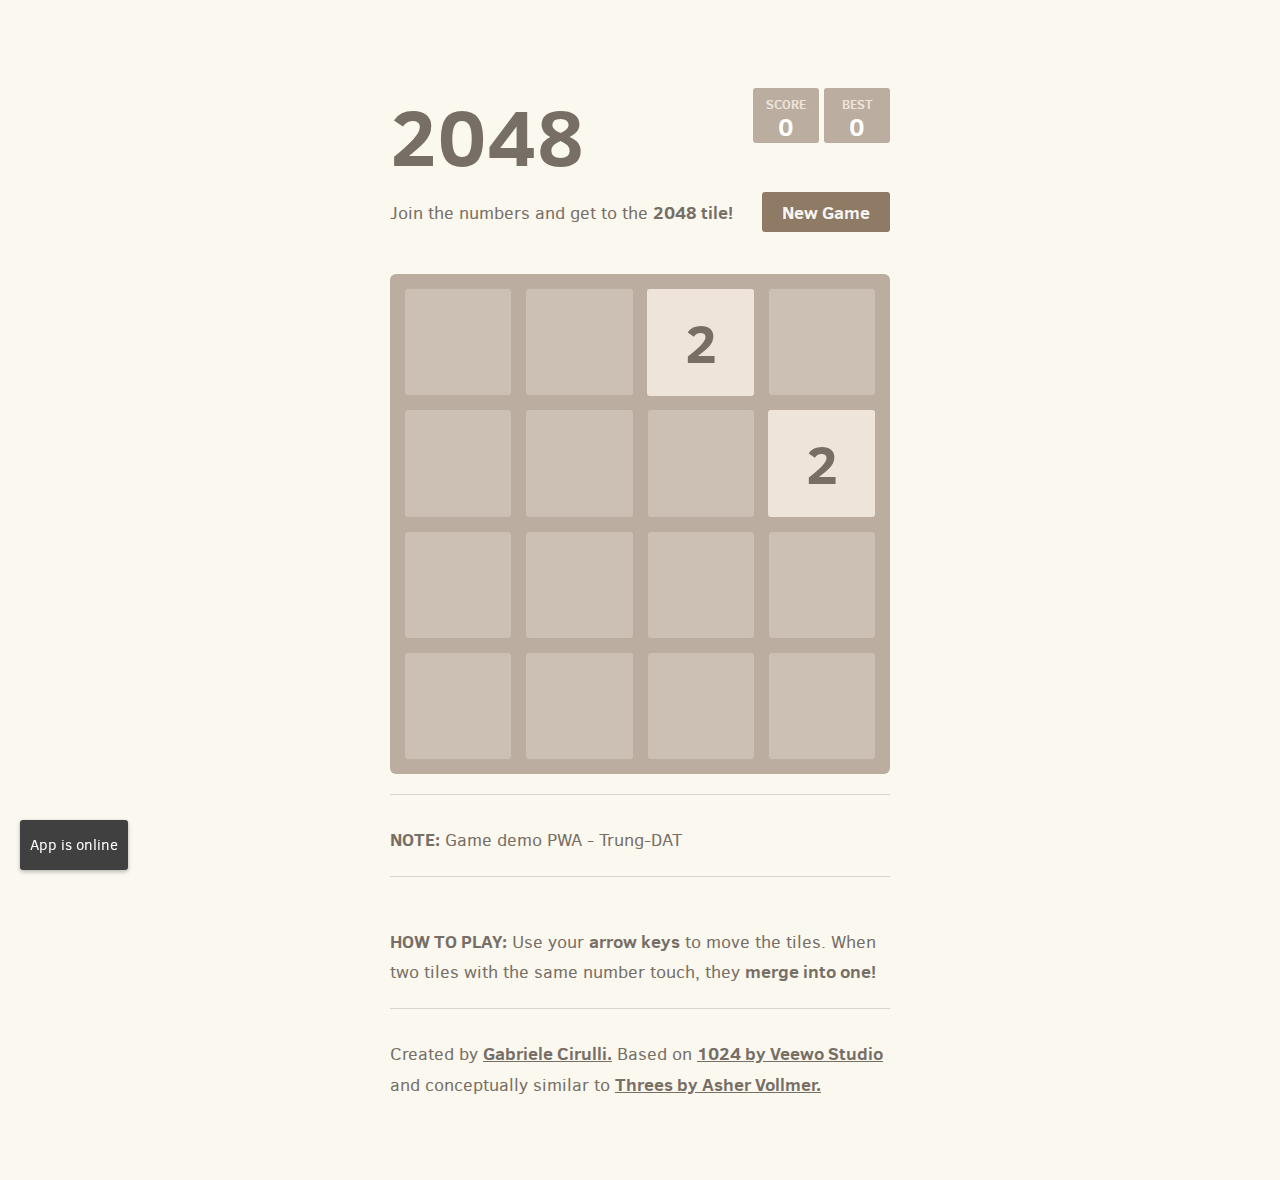
<file: 2048-root/index.html>
<!DOCTYPE html>
<html>
<head>
  <meta charset="utf-8">
  <title>2048</title>

  <link href="style/main.css" rel="stylesheet" type="text/css">
  <link rel="shortcut icon" href="favicon.ico">
  <link rel="apple-touch-icon" href="meta/apple-touch-icon.png">
  <link rel="apple-touch-startup-image" href="meta/apple-touch-startup-image-640x1096.png" media="(device-width: 320px) and (device-height: 568px) and (-webkit-device-pixel-ratio: 2)"> <!-- iPhone 5+ -->
  <link rel="apple-touch-startup-image" href="meta/apple-touch-startup-image-640x920.png"  media="(device-width: 320px) and (device-height: 480px) and (-webkit-device-pixel-ratio: 2)"> <!-- iPhone, retina -->
  <meta name="apple-mobile-web-app-capable" content="yes">
  <meta name="apple-mobile-web-app-status-bar-style" content="black">

  <meta name="HandheldFriendly" content="True">
  <meta name="MobileOptimized" content="320">
  <meta name="viewport" content="width=device-width, target-densitydpi=160dpi, initial-scale=1.0, maximum-scale=1, user-scalable=no, minimal-ui">
  <link rel="manifest" href="/manifest.json">

</head>
<body>
  <div class="container">
    <div class="heading">
      <h1 class="title">2048</h1>
      <div class="scores-container">
        <div class="score-container">0</div>
        <div class="best-container">0</div>
      </div>
    </div>

    <div class="above-game">
      <p class="game-intro">Join the numbers and get to the <strong>2048 tile!</strong></p>
      <a class="restart-button">New Game</a>
    </div>

    <div class="game-container">
      <div class="game-message">
        <p></p>
        <div class="lower">
	        <a class="keep-playing-button">Keep going</a>
          <a class="retry-button">Try again</a>
        </div>
      </div>

      <div class="grid-container">
        <div class="grid-row">
          <div class="grid-cell"></div>
          <div class="grid-cell"></div>
          <div class="grid-cell"></div>
          <div class="grid-cell"></div>
        </div>
        <div class="grid-row">
          <div class="grid-cell"></div>
          <div class="grid-cell"></div>
          <div class="grid-cell"></div>
          <div class="grid-cell"></div>
        </div>
        <div class="grid-row">
          <div class="grid-cell"></div>
          <div class="grid-cell"></div>
          <div class="grid-cell"></div>
          <div class="grid-cell"></div>
        </div>
        <div class="grid-row">
          <div class="grid-cell"></div>
          <div class="grid-cell"></div>
          <div class="grid-cell"></div>
          <div class="grid-cell"></div>
        </div>
      </div>

      <div class="tile-container">

      </div>
    </div>

    <hr>
    <p>
    <strong class="important">Note:</strong> Game demo PWA - Trung-DAT
    </p>
    <hr>
    <p class="game-explanation">
      <strong class="important">How to play:</strong> Use your <strong>arrow keys</strong> to move the tiles. When two tiles with the same number touch, they <strong>merge into one!</strong>
    </p>
    <hr>
    <p>
    Created by <a href="http://gabrielecirulli.com" target="_blank">Gabriele Cirulli.</a> Based on <a href="https://itunes.apple.com/us/app/1024!/id823499224" target="_blank">1024 by Veewo Studio</a> and conceptually similar to <a href="http://asherv.com/threes/" target="_blank">Threes by Asher Vollmer.</a>
    </p>
  </div>
   <!-- Toast msg -->
      <div class="toast__msg"></div>

  <script src="service_worker_check.js"></script>
  <script src="service_worker_main.js"></script>
  <script src="js/bind_polyfill.js"></script>
  <script src="js/classlist_polyfill.js"></script>
  <script src="js/animframe_polyfill.js"></script>
  <script src="js/keyboard_input_manager.js"></script>
  <script src="js/html_actuator.js"></script>
  <script src="js/grid.js"></script>
  <script src="js/tile.js"></script>
  <script src="js/local_storage_manager.js"></script>
  <script src="js/game_manager.js"></script>
  <script src="js/application.js"></script>
  <script src="js/toast.js"></script>
  <script src="js/offline.js"></script>
  <script> 
  navigator.serviceWorker.addEventListener('controllerchange', function() {
          console.log( 'Service worker status changed: ', this.controller.state );
          // Listen for changes in the state of our ServiceWorker
          navigator.serviceWorker.controller.addEventListener('statechange', function() {
            // If the ServiceWorker becomes "activated", let the user know they can go offline!
            if (this.state === 'activated') {
                window.location.reload( true );
            }
          });
        });
  </script>
</body>
</html>
</file>
<file: 2048-root/style/main.css>
@import url(fonts/clear-sans.css);
html, body {
  margin: 0;
  padding: 0;
  background: #faf8ef;
  color: #776e65;
  font-family: "Clear Sans", "Helvetica Neue", Arial, sans-serif;
  font-size: 18px; }

body {
  margin: 80px 0; }

.heading:after {
  content: "";
  display: block;
  clear: both; }

h1.title {
  font-size: 80px;
  font-weight: bold;
  margin: 0;
  display: block;
  float: left; }

@-webkit-keyframes move-up {
  0% {
    top: 25px;
    opacity: 1; }

  100% {
    top: -50px;
    opacity: 0; } }
@-moz-keyframes move-up {
  0% {
    top: 25px;
    opacity: 1; }

  100% {
    top: -50px;
    opacity: 0; } }
@keyframes move-up {
  0% {
    top: 25px;
    opacity: 1; }

  100% {
    top: -50px;
    opacity: 0; } }
.scores-container {
  float: right;
  text-align: right; }

.score-container, .best-container {
  position: relative;
  display: inline-block;
  background: #bbada0;
  padding: 15px 25px;
  font-size: 25px;
  height: 25px;
  line-height: 47px;
  font-weight: bold;
  border-radius: 3px;
  color: white;
  margin-top: 8px;
  text-align: center; }
  .score-container:after, .best-container:after {
    position: absolute;
    width: 100%;
    top: 10px;
    left: 0;
    text-transform: uppercase;
    font-size: 13px;
    line-height: 13px;
    text-align: center;
    color: #eee4da; }
  .score-container .score-addition, .best-container .score-addition {
    position: absolute;
    right: 30px;
    color: red;
    font-size: 25px;
    line-height: 25px;
    font-weight: bold;
    color: rgba(119, 110, 101, 0.9);
    z-index: 100;
    -webkit-animation: move-up 600ms ease-in;
    -moz-animation: move-up 600ms ease-in;
    animation: move-up 600ms ease-in;
    -webkit-animation-fill-mode: both;
    -moz-animation-fill-mode: both;
    animation-fill-mode: both; }

.score-container:after {
  content: "Score"; }

.best-container:after {
  content: "Best"; }

p {
  margin-top: 0;
  margin-bottom: 10px;
  line-height: 1.65; }

a {
  color: #776e65;
  font-weight: bold;
  text-decoration: underline;
  cursor: pointer; }

strong.important {
  text-transform: uppercase; }

hr {
  border: none;
  border-bottom: 1px solid #d8d4d0;
  margin-top: 20px;
  margin-bottom: 30px; }

.container {
  width: 500px;
  margin: 0 auto; }

@-webkit-keyframes fade-in {
  0% {
    opacity: 0; }

  100% {
    opacity: 1; } }
@-moz-keyframes fade-in {
  0% {
    opacity: 0; }

  100% {
    opacity: 1; } }
@keyframes fade-in {
  0% {
    opacity: 0; }

  100% {
    opacity: 1; } }
.game-container {
  margin-top: 40px;
  position: relative;
  padding: 15px;
  cursor: default;
  -webkit-touch-callout: none;
  -ms-touch-callout: none;
  -webkit-user-select: none;
  -moz-user-select: none;
  -ms-user-select: none;
  -ms-touch-action: none;
  touch-action: none;
  background: #bbada0;
  border-radius: 6px;
  width: 500px;
  height: 500px;
  -webkit-box-sizing: border-box;
  -moz-box-sizing: border-box;
  box-sizing: border-box; }
  .game-container .game-message {
    display: none;
    position: absolute;
    top: 0;
    right: 0;
    bottom: 0;
    left: 0;
    background: rgba(238, 228, 218, 0.5);
    z-index: 100;
    text-align: center;
    -webkit-animation: fade-in 800ms ease 1200ms;
    -moz-animation: fade-in 800ms ease 1200ms;
    animation: fade-in 800ms ease 1200ms;
    -webkit-animation-fill-mode: both;
    -moz-animation-fill-mode: both;
    animation-fill-mode: both; }
    .game-container .game-message p {
      font-size: 60px;
      font-weight: bold;
      height: 60px;
      line-height: 60px;
      margin-top: 222px; }
    .game-container .game-message .lower {
      display: block;
      margin-top: 59px; }
    .game-container .game-message a {
      display: inline-block;
      background: #8f7a66;
      border-radius: 3px;
      padding: 0 20px;
      text-decoration: none;
      color: #f9f6f2;
      height: 40px;
      line-height: 42px;
      margin-left: 9px; }
      .game-container .game-message a.keep-playing-button {
        display: none; }
    .game-container .game-message.game-won {
      background: rgba(237, 194, 46, 0.5);
      color: #f9f6f2; }
      .game-container .game-message.game-won a.keep-playing-button {
        display: inline-block; }
    .game-container .game-message.game-won, .game-container .game-message.game-over {
      display: block; }

.grid-container {
  position: absolute;
  z-index: 1; }

.grid-row {
  margin-bottom: 15px; }
  .grid-row:last-child {
    margin-bottom: 0; }
  .grid-row:after {
    content: "";
    display: block;
    clear: both; }

.grid-cell {
  width: 106.25px;
  height: 106.25px;
  margin-right: 15px;
  float: left;
  border-radius: 3px;
  background: rgba(238, 228, 218, 0.35); }
  .grid-cell:last-child {
    margin-right: 0; }

.tile-container {
  position: absolute;
  z-index: 2; }

.tile, .tile .tile-inner {
  width: 107px;
  height: 107px;
  line-height: 107px; }
.tile.tile-position-1-1 {
  -webkit-transform: translate(0px, 0px);
  -moz-transform: translate(0px, 0px);
  -ms-transform: translate(0px, 0px);
  transform: translate(0px, 0px); }
.tile.tile-position-1-2 {
  -webkit-transform: translate(0px, 121px);
  -moz-transform: translate(0px, 121px);
  -ms-transform: translate(0px, 121px);
  transform: translate(0px, 121px); }
.tile.tile-position-1-3 {
  -webkit-transform: translate(0px, 242px);
  -moz-transform: translate(0px, 242px);
  -ms-transform: translate(0px, 242px);
  transform: translate(0px, 242px); }
.tile.tile-position-1-4 {
  -webkit-transform: translate(0px, 363px);
  -moz-transform: translate(0px, 363px);
  -ms-transform: translate(0px, 363px);
  transform: translate(0px, 363px); }
.tile.tile-position-2-1 {
  -webkit-transform: translate(121px, 0px);
  -moz-transform: translate(121px, 0px);
  -ms-transform: translate(121px, 0px);
  transform: translate(121px, 0px); }
.tile.tile-position-2-2 {
  -webkit-transform: translate(121px, 121px);
  -moz-transform: translate(121px, 121px);
  -ms-transform: translate(121px, 121px);
  transform: translate(121px, 121px); }
.tile.tile-position-2-3 {
  -webkit-transform: translate(121px, 242px);
  -moz-transform: translate(121px, 242px);
  -ms-transform: translate(121px, 242px);
  transform: translate(121px, 242px); }
.tile.tile-position-2-4 {
  -webkit-transform: translate(121px, 363px);
  -moz-transform: translate(121px, 363px);
  -ms-transform: translate(121px, 363px);
  transform: translate(121px, 363px); }
.tile.tile-position-3-1 {
  -webkit-transform: translate(242px, 0px);
  -moz-transform: translate(242px, 0px);
  -ms-transform: translate(242px, 0px);
  transform: translate(242px, 0px); }
.tile.tile-position-3-2 {
  -webkit-transform: translate(242px, 121px);
  -moz-transform: translate(242px, 121px);
  -ms-transform: translate(242px, 121px);
  transform: translate(242px, 121px); }
.tile.tile-position-3-3 {
  -webkit-transform: translate(242px, 242px);
  -moz-transform: translate(242px, 242px);
  -ms-transform: translate(242px, 242px);
  transform: translate(242px, 242px); }
.tile.tile-position-3-4 {
  -webkit-transform: translate(242px, 363px);
  -moz-transform: translate(242px, 363px);
  -ms-transform: translate(242px, 363px);
  transform: translate(242px, 363px); }
.tile.tile-position-4-1 {
  -webkit-transform: translate(363px, 0px);
  -moz-transform: translate(363px, 0px);
  -ms-transform: translate(363px, 0px);
  transform: translate(363px, 0px); }
.tile.tile-position-4-2 {
  -webkit-transform: translate(363px, 121px);
  -moz-transform: translate(363px, 121px);
  -ms-transform: translate(363px, 121px);
  transform: translate(363px, 121px); }
.tile.tile-position-4-3 {
  -webkit-transform: translate(363px, 242px);
  -moz-transform: translate(363px, 242px);
  -ms-transform: translate(363px, 242px);
  transform: translate(363px, 242px); }
.tile.tile-position-4-4 {
  -webkit-transform: translate(363px, 363px);
  -moz-transform: translate(363px, 363px);
  -ms-transform: translate(363px, 363px);
  transform: translate(363px, 363px); }

.tile {
  position: absolute;
  -webkit-transition: 100ms ease-in-out;
  -moz-transition: 100ms ease-in-out;
  transition: 100ms ease-in-out;
  -webkit-transition-property: -webkit-transform;
  -moz-transition-property: -moz-transform;
  transition-property: transform; }
  .tile .tile-inner {
    border-radius: 3px;
    background: #eee4da;
    text-align: center;
    font-weight: bold;
    z-index: 10;
    font-size: 55px; }
  .tile.tile-2 .tile-inner {
    background: #eee4da;
    box-shadow: 0 0 30px 10px rgba(243, 215, 116, 0), inset 0 0 0 1px rgba(255, 255, 255, 0); }
  .tile.tile-4 .tile-inner {
    background: #ede0c8;
    box-shadow: 0 0 30px 10px rgba(243, 215, 116, 0), inset 0 0 0 1px rgba(255, 255, 255, 0); }
  .tile.tile-8 .tile-inner {
    color: #f9f6f2;
    background: #f2b179; }
  .tile.tile-16 .tile-inner {
    color: #f9f6f2;
    background: #f59563; }
  .tile.tile-32 .tile-inner {
    color: #f9f6f2;
    background: #f67c5f; }
  .tile.tile-64 .tile-inner {
    color: #f9f6f2;
    background: #f65e3b; }
  .tile.tile-128 .tile-inner {
    color: #f9f6f2;
    background: #edcf72;
    box-shadow: 0 0 30px 10px rgba(243, 215, 116, 0.2381), inset 0 0 0 1px rgba(255, 255, 255, 0.14286);
    font-size: 45px; }
    @media screen and (max-width: 520px) {
      .tile.tile-128 .tile-inner {
        font-size: 25px; } }
  .tile.tile-256 .tile-inner {
    color: #f9f6f2;
    background: #edcc61;
    box-shadow: 0 0 30px 10px rgba(243, 215, 116, 0.31746), inset 0 0 0 1px rgba(255, 255, 255, 0.19048);
    font-size: 45px; }
    @media screen and (max-width: 520px) {
      .tile.tile-256 .tile-inner {
        font-size: 25px; } }
  .tile.tile-512 .tile-inner {
    color: #f9f6f2;
    background: #edc850;
    box-shadow: 0 0 30px 10px rgba(243, 215, 116, 0.39683), inset 0 0 0 1px rgba(255, 255, 255, 0.2381);
    font-size: 45px; }
    @media screen and (max-width: 520px) {
      .tile.tile-512 .tile-inner {
        font-size: 25px; } }
  .tile.tile-1024 .tile-inner {
    color: #f9f6f2;
    background: #edc53f;
    box-shadow: 0 0 30px 10px rgba(243, 215, 116, 0.47619), inset 0 0 0 1px rgba(255, 255, 255, 0.28571);
    font-size: 35px; }
    @media screen and (max-width: 520px) {
      .tile.tile-1024 .tile-inner {
        font-size: 15px; } }
  .tile.tile-2048 .tile-inner {
    color: #f9f6f2;
    background: #edc22e;
    box-shadow: 0 0 30px 10px rgba(243, 215, 116, 0.55556), inset 0 0 0 1px rgba(255, 255, 255, 0.33333);
    font-size: 35px; }
    @media screen and (max-width: 520px) {
      .tile.tile-2048 .tile-inner {
        font-size: 15px; } }
  .tile.tile-super .tile-inner {
    color: #f9f6f2;
    background: #3c3a32;
    font-size: 30px; }
    @media screen and (max-width: 520px) {
      .tile.tile-super .tile-inner {
        font-size: 10px; } }

@-webkit-keyframes appear {
  0% {
    opacity: 0;
    -webkit-transform: scale(0);
    -moz-transform: scale(0);
    -ms-transform: scale(0);
    transform: scale(0); }

  100% {
    opacity: 1;
    -webkit-transform: scale(1);
    -moz-transform: scale(1);
    -ms-transform: scale(1);
    transform: scale(1); } }
@-moz-keyframes appear {
  0% {
    opacity: 0;
    -webkit-transform: scale(0);
    -moz-transform: scale(0);
    -ms-transform: scale(0);
    transform: scale(0); }

  100% {
    opacity: 1;
    -webkit-transform: scale(1);
    -moz-transform: scale(1);
    -ms-transform: scale(1);
    transform: scale(1); } }
@keyframes appear {
  0% {
    opacity: 0;
    -webkit-transform: scale(0);
    -moz-transform: scale(0);
    -ms-transform: scale(0);
    transform: scale(0); }

  100% {
    opacity: 1;
    -webkit-transform: scale(1);
    -moz-transform: scale(1);
    -ms-transform: scale(1);
    transform: scale(1); } }
.tile-new .tile-inner {
  -webkit-animation: appear 200ms ease 100ms;
  -moz-animation: appear 200ms ease 100ms;
  animation: appear 200ms ease 100ms;
  -webkit-animation-fill-mode: backwards;
  -moz-animation-fill-mode: backwards;
  animation-fill-mode: backwards; }

@-webkit-keyframes pop {
  0% {
    -webkit-transform: scale(0);
    -moz-transform: scale(0);
    -ms-transform: scale(0);
    transform: scale(0); }

  50% {
    -webkit-transform: scale(1.2);
    -moz-transform: scale(1.2);
    -ms-transform: scale(1.2);
    transform: scale(1.2); }

  100% {
    -webkit-transform: scale(1);
    -moz-transform: scale(1);
    -ms-transform: scale(1);
    transform: scale(1); } }
@-moz-keyframes pop {
  0% {
    -webkit-transform: scale(0);
    -moz-transform: scale(0);
    -ms-transform: scale(0);
    transform: scale(0); }

  50% {
    -webkit-transform: scale(1.2);
    -moz-transform: scale(1.2);
    -ms-transform: scale(1.2);
    transform: scale(1.2); }

  100% {
    -webkit-transform: scale(1);
    -moz-transform: scale(1);
    -ms-transform: scale(1);
    transform: scale(1); } }
@keyframes pop {
  0% {
    -webkit-transform: scale(0);
    -moz-transform: scale(0);
    -ms-transform: scale(0);
    transform: scale(0); }

  50% {
    -webkit-transform: scale(1.2);
    -moz-transform: scale(1.2);
    -ms-transform: scale(1.2);
    transform: scale(1.2); }

  100% {
    -webkit-transform: scale(1);
    -moz-transform: scale(1);
    -ms-transform: scale(1);
    transform: scale(1); } }
.tile-merged .tile-inner {
  z-index: 20;
  -webkit-animation: pop 200ms ease 100ms;
  -moz-animation: pop 200ms ease 100ms;
  animation: pop 200ms ease 100ms;
  -webkit-animation-fill-mode: backwards;
  -moz-animation-fill-mode: backwards;
  animation-fill-mode: backwards; }

.above-game:after {
  content: "";
  display: block;
  clear: both; }

.game-intro {
  float: left;
  line-height: 42px;
  margin-bottom: 0; }

.restart-button {
  display: inline-block;
  background: #8f7a66;
  border-radius: 3px;
  padding: 0 20px;
  text-decoration: none;
  color: #f9f6f2;
  height: 40px;
  line-height: 42px;
  display: block;
  text-align: center;
  float: right; }

.game-explanation {
  margin-top: 50px; }

@media screen and (max-width: 520px) {
  html, body {
    font-size: 15px; }

  body {
    margin: 20px 0;
    padding: 0 20px; }

  h1.title {
    font-size: 27px;
    margin-top: 15px; }

  .container {
    width: 280px;
    margin: 0 auto; }

  .score-container, .best-container {
    margin-top: 0;
    padding: 15px 10px;
    min-width: 40px; }

  .heading {
    margin-bottom: 10px; }

  .game-intro {
    width: 55%;
    display: block;
    box-sizing: border-box;
    line-height: 1.65; }

  .restart-button {
    width: 42%;
    padding: 0;
    display: block;
    box-sizing: border-box;
    margin-top: 2px; }

  .game-container {
    margin-top: 17px;
    position: relative;
    padding: 10px;
    cursor: default;
    -webkit-touch-callout: none;
    -ms-touch-callout: none;
    -webkit-user-select: none;
    -moz-user-select: none;
    -ms-user-select: none;
    -ms-touch-action: none;
    touch-action: none;
    background: #bbada0;
    border-radius: 6px;
    width: 280px;
    height: 280px;
    -webkit-box-sizing: border-box;
    -moz-box-sizing: border-box;
    box-sizing: border-box; }
    .game-container .game-message {
      display: none;
      position: absolute;
      top: 0;
      right: 0;
      bottom: 0;
      left: 0;
      background: rgba(238, 228, 218, 0.5);
      z-index: 100;
      text-align: center;
      -webkit-animation: fade-in 800ms ease 1200ms;
      -moz-animation: fade-in 800ms ease 1200ms;
      animation: fade-in 800ms ease 1200ms;
      -webkit-animation-fill-mode: both;
      -moz-animation-fill-mode: both;
      animation-fill-mode: both; }
      .game-container .game-message p {
        font-size: 60px;
        font-weight: bold;
        height: 60px;
        line-height: 60px;
        margin-top: 222px; }
      .game-container .game-message .lower {
        display: block;
        margin-top: 59px; }
      .game-container .game-message a {
        display: inline-block;
        background: #8f7a66;
        border-radius: 3px;
        padding: 0 20px;
        text-decoration: none;
        color: #f9f6f2;
        height: 40px;
        line-height: 42px;
        margin-left: 9px; }
        .game-container .game-message a.keep-playing-button {
          display: none; }
      .game-container .game-message.game-won {
        background: rgba(237, 194, 46, 0.5);
        color: #f9f6f2; }
        .game-container .game-message.game-won a.keep-playing-button {
          display: inline-block; }
      .game-container .game-message.game-won, .game-container .game-message.game-over {
        display: block; }

  .grid-container {
    position: absolute;
    z-index: 1; }

  .grid-row {
    margin-bottom: 10px; }
    .grid-row:last-child {
      margin-bottom: 0; }
    .grid-row:after {
      content: "";
      display: block;
      clear: both; }

  .grid-cell {
    width: 57.5px;
    height: 57.5px;
    margin-right: 10px;
    float: left;
    border-radius: 3px;
    background: rgba(238, 228, 218, 0.35); }
    .grid-cell:last-child {
      margin-right: 0; }

  .tile-container {
    position: absolute;
    z-index: 2; }

  .tile, .tile .tile-inner {
    width: 58px;
    height: 58px;
    line-height: 58px; }
  .tile.tile-position-1-1 {
    -webkit-transform: translate(0px, 0px);
    -moz-transform: translate(0px, 0px);
    -ms-transform: translate(0px, 0px);
    transform: translate(0px, 0px); }
  .tile.tile-position-1-2 {
    -webkit-transform: translate(0px, 67px);
    -moz-transform: translate(0px, 67px);
    -ms-transform: translate(0px, 67px);
    transform: translate(0px, 67px); }
  .tile.tile-position-1-3 {
    -webkit-transform: translate(0px, 135px);
    -moz-transform: translate(0px, 135px);
    -ms-transform: translate(0px, 135px);
    transform: translate(0px, 135px); }
  .tile.tile-position-1-4 {
    -webkit-transform: translate(0px, 202px);
    -moz-transform: translate(0px, 202px);
    -ms-transform: translate(0px, 202px);
    transform: translate(0px, 202px); }
  .tile.tile-position-2-1 {
    -webkit-transform: translate(67px, 0px);
    -moz-transform: translate(67px, 0px);
    -ms-transform: translate(67px, 0px);
    transform: translate(67px, 0px); }
  .tile.tile-position-2-2 {
    -webkit-transform: translate(67px, 67px);
    -moz-transform: translate(67px, 67px);
    -ms-transform: translate(67px, 67px);
    transform: translate(67px, 67px); }
  .tile.tile-position-2-3 {
    -webkit-transform: translate(67px, 135px);
    -moz-transform: translate(67px, 135px);
    -ms-transform: translate(67px, 135px);
    transform: translate(67px, 135px); }
  .tile.tile-position-2-4 {
    -webkit-transform: translate(67px, 202px);
    -moz-transform: translate(67px, 202px);
    -ms-transform: translate(67px, 202px);
    transform: translate(67px, 202px); }
  .tile.tile-position-3-1 {
    -webkit-transform: translate(135px, 0px);
    -moz-transform: translate(135px, 0px);
    -ms-transform: translate(135px, 0px);
    transform: translate(135px, 0px); }
  .tile.tile-position-3-2 {
    -webkit-transform: translate(135px, 67px);
    -moz-transform: translate(135px, 67px);
    -ms-transform: translate(135px, 67px);
    transform: translate(135px, 67px); }
  .tile.tile-position-3-3 {
    -webkit-transform: translate(135px, 135px);
    -moz-transform: translate(135px, 135px);
    -ms-transform: translate(135px, 135px);
    transform: translate(135px, 135px); }
  .tile.tile-position-3-4 {
    -webkit-transform: translate(135px, 202px);
    -moz-transform: translate(135px, 202px);
    -ms-transform: translate(135px, 202px);
    transform: translate(135px, 202px); }
  .tile.tile-position-4-1 {
    -webkit-transform: translate(202px, 0px);
    -moz-transform: translate(202px, 0px);
    -ms-transform: translate(202px, 0px);
    transform: translate(202px, 0px); }
  .tile.tile-position-4-2 {
    -webkit-transform: translate(202px, 67px);
    -moz-transform: translate(202px, 67px);
    -ms-transform: translate(202px, 67px);
    transform: translate(202px, 67px); }
  .tile.tile-position-4-3 {
    -webkit-transform: translate(202px, 135px);
    -moz-transform: translate(202px, 135px);
    -ms-transform: translate(202px, 135px);
    transform: translate(202px, 135px); }
  .tile.tile-position-4-4 {
    -webkit-transform: translate(202px, 202px);
    -moz-transform: translate(202px, 202px);
    -ms-transform: translate(202px, 202px);
    transform: translate(202px, 202px); }

  .tile .tile-inner {
    font-size: 35px; }

  .game-message p {
    font-size: 30px !important;
    height: 30px !important;
    line-height: 30px !important;
    margin-top: 90px !important; }
  .game-message .lower {
    margin-top: 30px !important; } }
.toast__msg {
	max-width: 290px;
	min-height: 50px;
	line-height: 50px;
	color: #fff;
	padding-left: 10px;
	padding-right: 10px;
	text-transform: initial;
	margin-bottom: 10px;
	background-color: #404040;
	border-radius: 3px;
	box-shadow: 0 0 2px rgba(0, 0, 0, 0.12), 0 2px 4px rgba(0, 0, 0, 0.24);
	word-break: break-all;
	font-size: 15px;
	font-weight: 400;
	opacity: 0;
	-webkit-transform: translateY(20px);
	transform: translateY(20px);
	will-change: transform;
	position: fixed;
	bottom: 20px;
	left: 20px;
}

.toast__msg--show {
	opacity: 1;
	-webkit-transform: translateY(0);
	transform: translateY(0);
}
</file>
